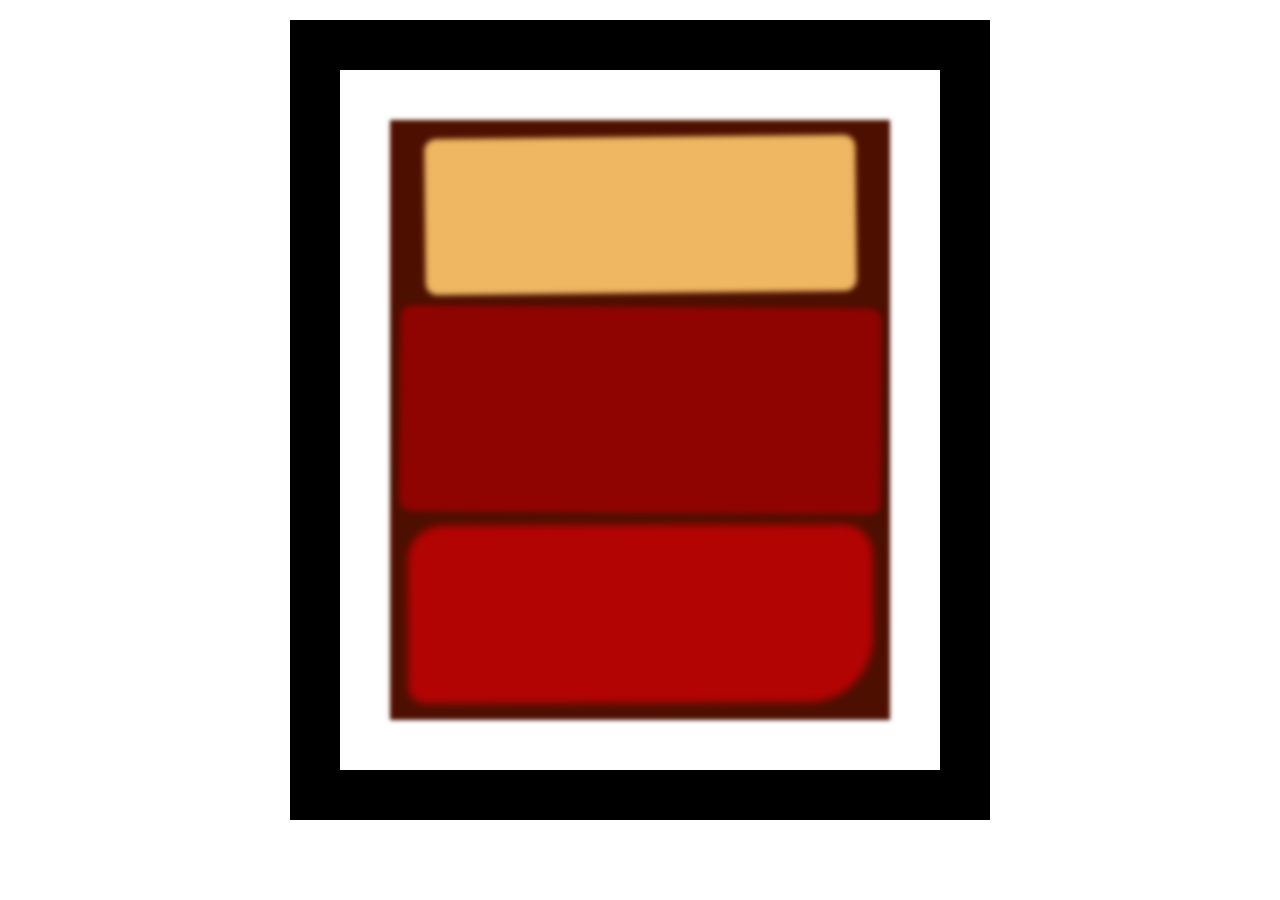
<file: frontend/css/box_model_with_rothko_painting/index.html>
<!DOCTYPE html>
<html lang="en">
  <head>
    <meta charset="UTF-8">
    <title>Rothko Painting</title>
    <link href="./styles.css" rel="stylesheet">
  </head>
  <body>
    <div class="frame">
      <div class="canvas">
        <div class="one"></div>
        <div class="two"></div>
        <div class="three"></div>
      </div>
    </div>
  </body>
</html>
</file>
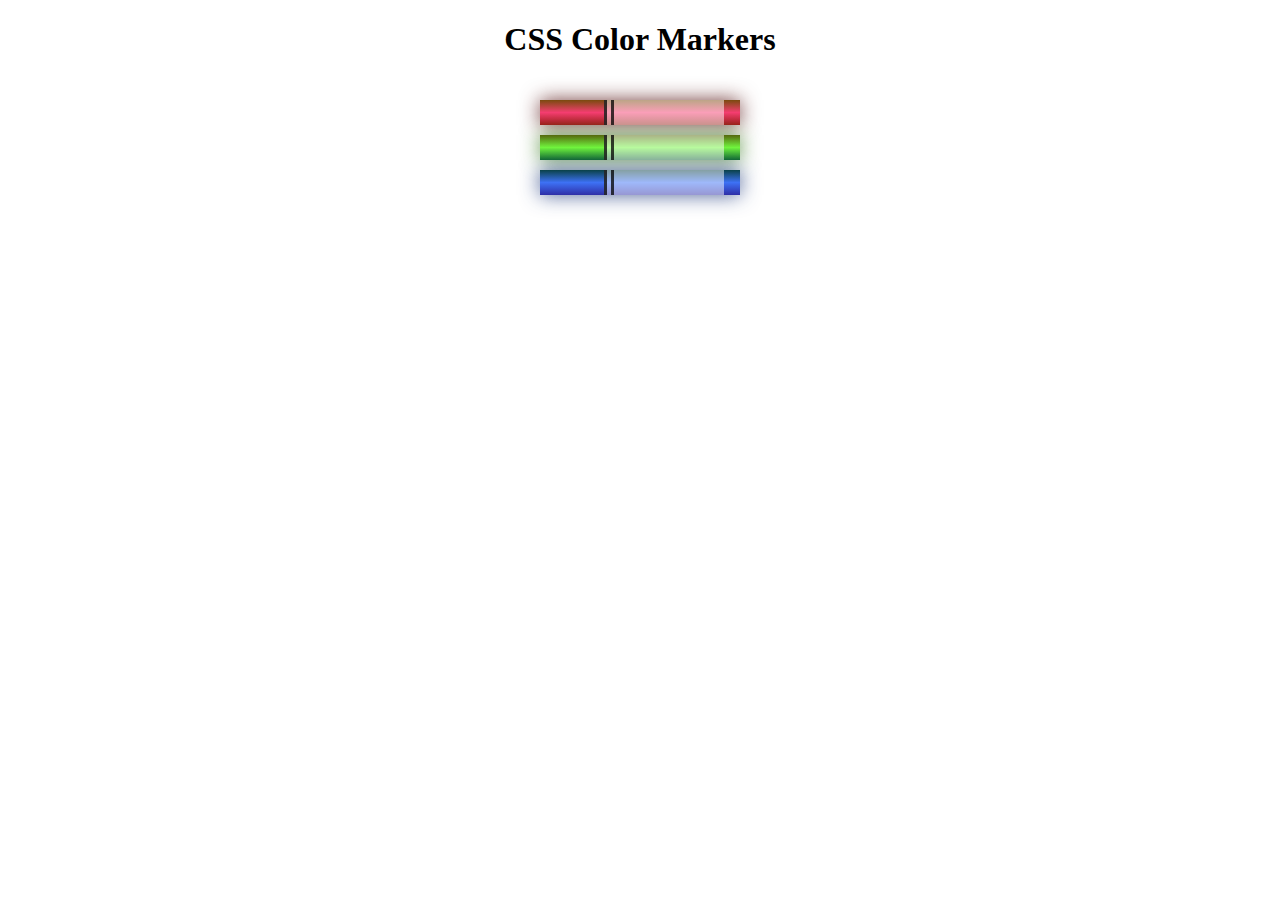
<file: frontend/css/colored markers/index.html>
<!DOCTYPE html>
<html lang="en">
  <head>
    <meta charset="utf-8">
    <meta name="viewport" content="width=device-width, initial-scale=1.0">
    <title>Colored Markers</title>
    <link rel="stylesheet" href="styles.css">
  </head>
  <body>
    <h1>CSS Color Markers</h1>
    <div class="container">
      <div class="marker red">
        <div class="cap"></div>
        <div class="sleeve"></div>
      </div>
      <div class="marker green">
        <div class="cap"></div>
        <div class="sleeve"></div>
      </div>
      <div class="marker blue">
        <div class="cap"></div>
        <div class="sleeve"></div>
      </div>
    </div>
  </body>
</html>
</file>
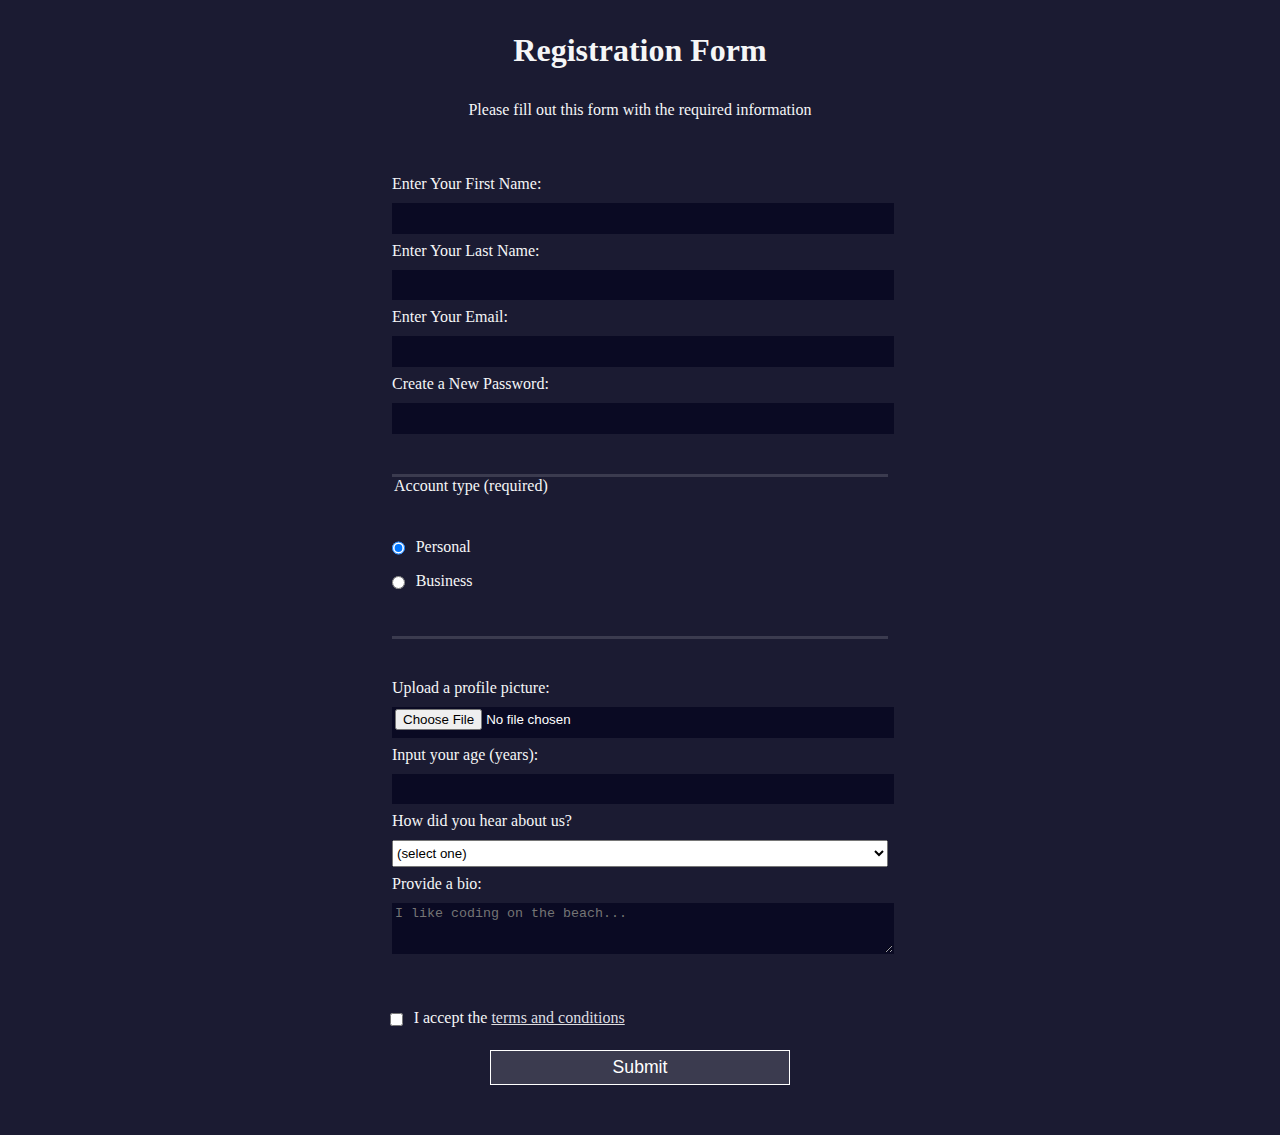
<file: frontend/css/Registration_form/index.html>
<!DOCTYPE html>
<html lang="en">
  <head>
    <meta charset="UTF-8">
    <title>Registration Form</title>
    <link rel="stylesheet" href="styles.css" />
  </head>
  <body>
    <h1>Registration Form</h1>
    <p>Please fill out this form with the required information</p>
    <form method="post" action='https://register-demo.freecodecamp.org'>
      <fieldset>
        <label for="first-name">Enter Your First Name: <input id="first-name" name="first-name" type="text" required /></label>
        <label for="last-name">Enter Your Last Name: <input id="last-name" name="last-name" type="text" required /></label>
        <label for="email">Enter Your Email: <input id="email" name="email" type="email" required /></label>
        <label for="new-password">Create a New Password: <input id="new-password" name="new-password" type="password" pattern="[a-z0-5]{8,}" required /></label>
      </fieldset>
      <fieldset>
        <legend>Account type (required)</legend>
        <label for="personal-account"><input id="personal-account" type="radio" name="account-type" class="inline" checked /> Personal</label>
        <label for="business-account"><input id="business-account" type="radio" name="account-type" class="inline" /> Business</label>
      </fieldset>
      <fieldset>
        <label for="profile-picture">Upload a profile picture: <input id="profile-picture" type="file" name="file" /></label>
        <label for="age">Input your age (years): <input id="age" type="number" name="age" min="13" max="120" /></label>
        <label for="referrer">How did you hear about us?
          <select id="referrer" name="referrer">
            <option value="">(select one)</option>
            <option value="1">freeCodeCamp News</option>
            <option value="2">freeCodeCamp YouTube Channel</option>
            <option value="3">freeCodeCamp Forum</option>
            <option value="4">Other</option>
          </select>
        </label>
        <label for="bio">Provide a bio:
          <textarea id="bio" name="bio" rows="3" cols="30" placeholder="I like coding on the beach..."></textarea>
        </label>
      </fieldset>
      <label for="terms-and-conditions">
        <input class="inline" id="terms-and-conditions" type="checkbox" required name="terms-and-conditions" /> I accept the <a href="https://www.freecodecamp.org/news/terms-of-service/">terms and conditions</a>
      </label>
      <input type="submit" value="Submit" />
    </form>
  </body>
</html>
</file>
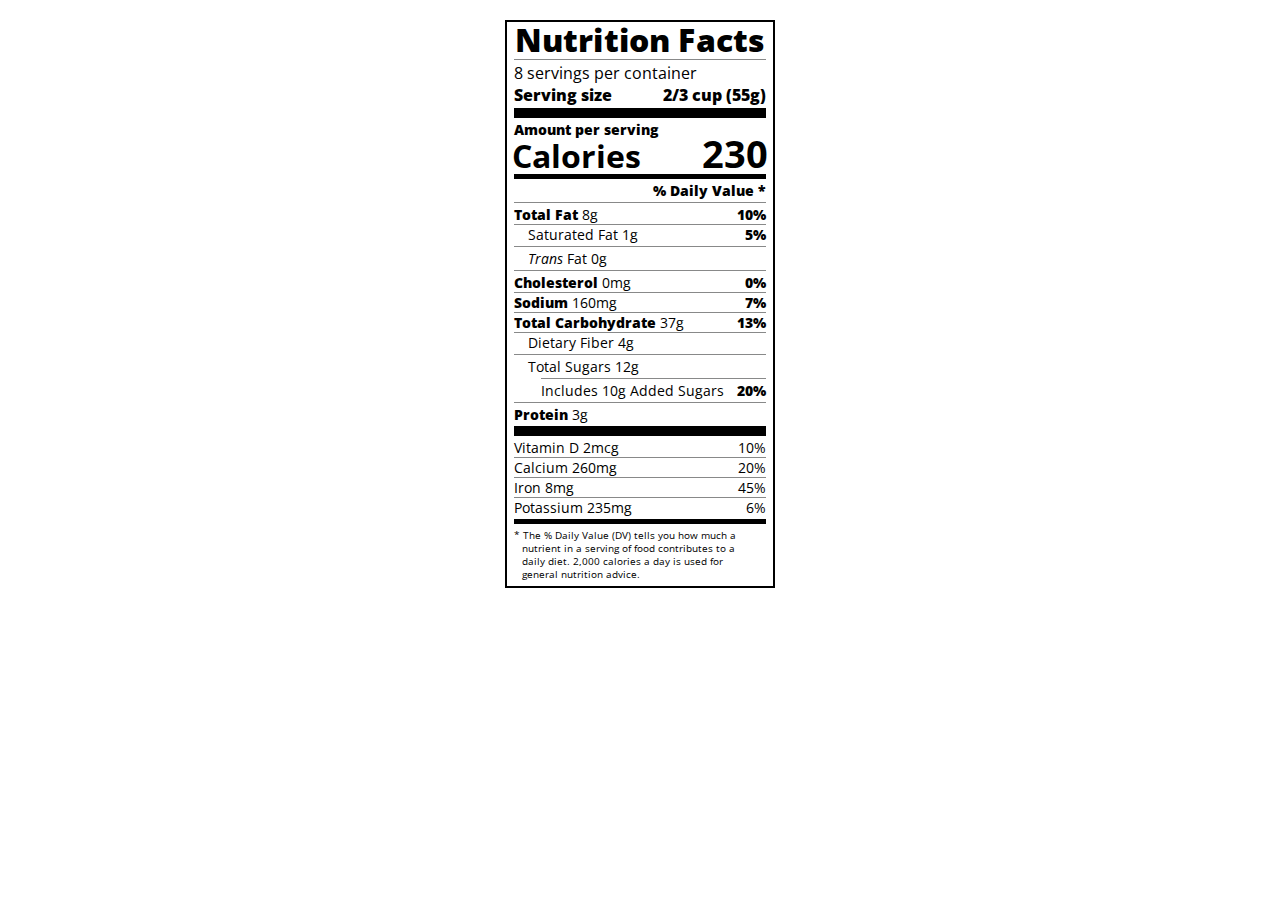
<file: frontend/css/typography_nutrition_label/index.html>
<!DOCTYPE html>
<html lang="en">

<head>
  <meta charset="UTF-8">
  <title>Nutrition Label</title>
  <link href="https://fonts.googleapis.com/css?family=Open+Sans:400,700,800" rel="stylesheet">
  <link href="./styles.css" rel="stylesheet">
</head>

<body>
  <div class="label">
    <header>
      <h1 class="bold">Nutrition Facts</h1>
      <div class="divider"></div>
      <p>8 servings per container</p>
      <p class="bold">Serving size <span>2/3 cup (55g)</span></p>
    </header>
    <div class="divider large"></div>
    <div class="calories-info">
      <div class="left-container">
        <h2 class="bold small-text">Amount per serving</h2>
        <p>Calories</p>
      </div>
      <span>230</span>
    </div>
    <div class="divider medium"></div>
    <div class="daily-value small-text">
      <p class="bold right no-divider">% Daily Value *</p>
      <div class="divider"></div>
      <p><span><span class="bold">Total Fat</span> 8g</span> <span class="bold">10%</span></p>
      <p class="indent no-divider">Saturated Fat 1g <span class="bold">5%</span></p>
      <div class="divider"></div>
      <p class="indent no-divider"><span><i>Trans</i> Fat 0g</span></p>
      <div class="divider"></div>
      <p><span><span class="bold">Cholesterol</span> 0mg</span> <span class="bold">0%</span></p>
      <p><span><span class="bold">Sodium</span> 160mg</span> <span class="bold">7%</span></p>
      <p><span><span class="bold">Total Carbohydrate</span> 37g</span> <span class="bold">13%</span></p>
      <p class="indent no-divider">Dietary Fiber 4g</p>
      <div class="divider"></div>
      <p class="indent no-divider">Total Sugars 12g</p>
      <div class="divider double-indent"></div>
      <p class="double-indent no-divider">Includes 10g Added Sugars <span class="bold">20%</span></p>
      <div class="divider"></div>
      <p class="no-divider"><span><span class="bold">Protein</span> 3g</span></p>
      <div class="divider large"></div>
      <p>Vitamin D 2mcg <span>10%</span></p>
      <p>Calcium 260mg <span>20%</span></p>
      <p>Iron 8mg <span>45%</span></p>
      <p class="no-divider">Potassium 235mg <span>6%</span></p>
    </div>
    <div class="divider medium"></div>
    <p class="note">* The % Daily Value (DV) tells you how much a nutrient in a serving of food contributes to a daily
      diet. 2,000 calories a day is used for general nutrition advice.</p>
  </div>
</body>
</html>
</file>
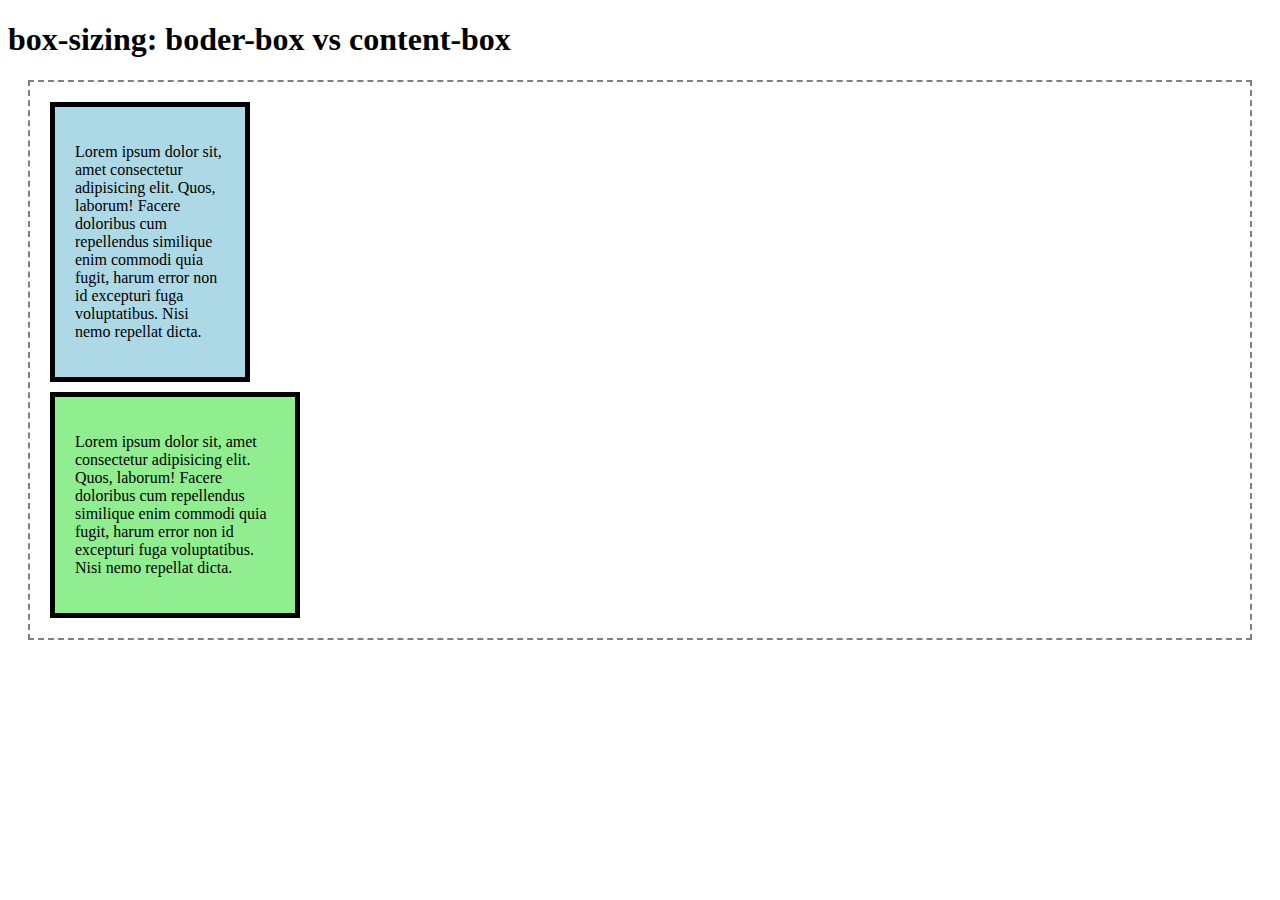
<file: frontend/css/Experiments/box_model/index.html>
<!DOCTYPE html>
<html lang="en">
<head>
    <meta charset="UTF-8">
    <meta name="viewport" content="width=device-width, initial-scale=1.0">
    <title>Box Model Experiment</title>
    <link rel="stylesheet" href="style.css">
</head>
<body>
    <h1>box-sizing: boder-box vs content-box</h1>
  <div class="frame">
    <div class="box border-box"><p>Lorem ipsum dolor sit, amet consectetur adipisicing elit. Quos, laborum! Facere doloribus cum repellendus similique enim commodi quia fugit, harum error non id excepturi fuga voluptatibus. Nisi nemo repellat dicta.</p></div>
    <div class="box content-box"><p>Lorem ipsum dolor sit, amet consectetur adipisicing elit. Quos, laborum! Facere doloribus cum repellendus similique enim commodi quia fugit, harum error non id excepturi fuga voluptatibus. Nisi nemo repellat dicta.</p></div>
    </div>
</body>
</html>
</file>
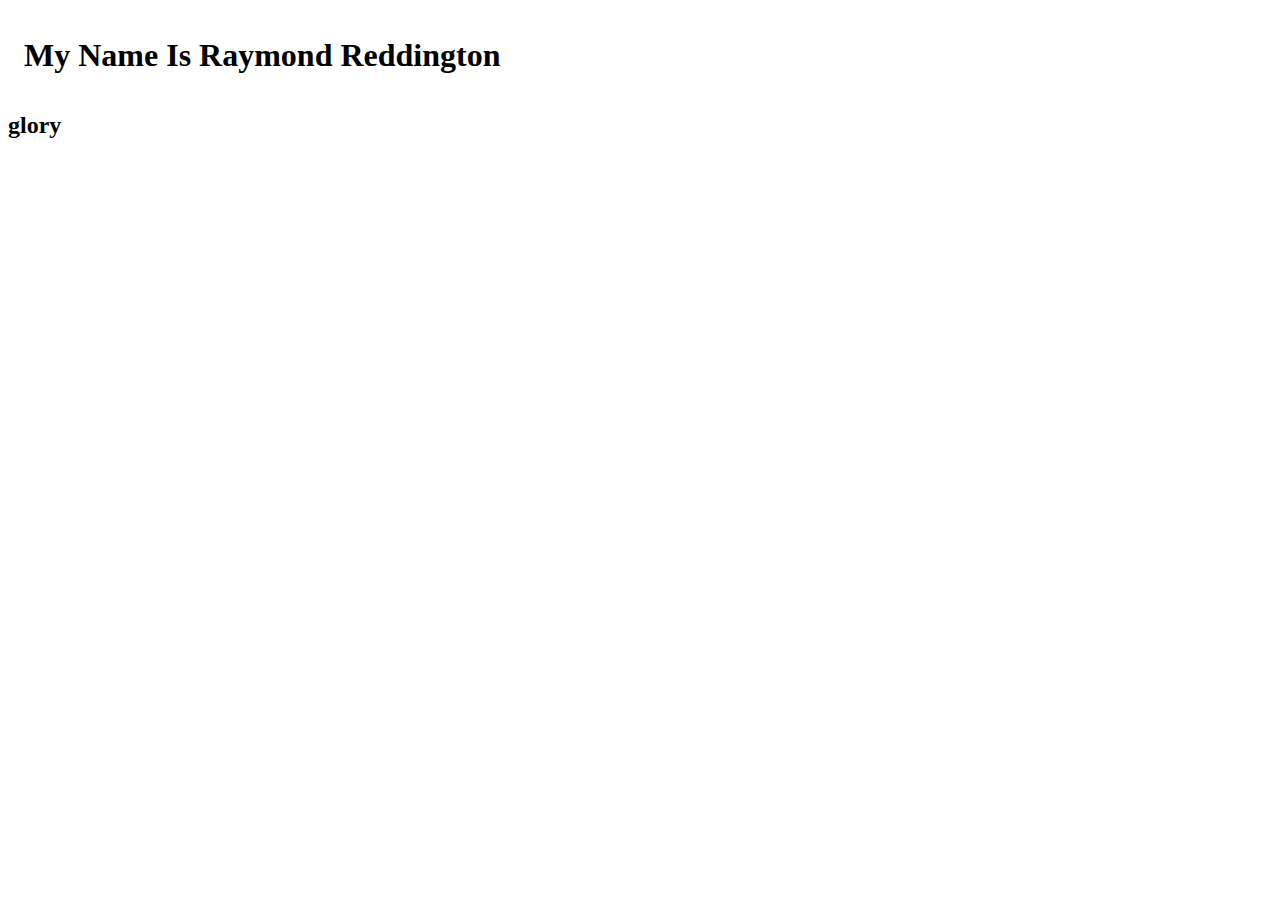
<file: frontend/css/Experiments/typography/index.html>
<!DOCTYPE html>
<html lang="en">
<head>
    <meta charset="UTF-8">
    <meta name="viewport" content="width=device-width, initial-scale=1.0">
    <title>Typography</title>
    <link rel="stylesheet" href="style.css">
</head>
<body>
    <h1>My Name Is Raymond Reddington</h1>
    <div class="ema"><div class="emw"><h2>glory</h2></div></div>
</body>
</html>
</file>
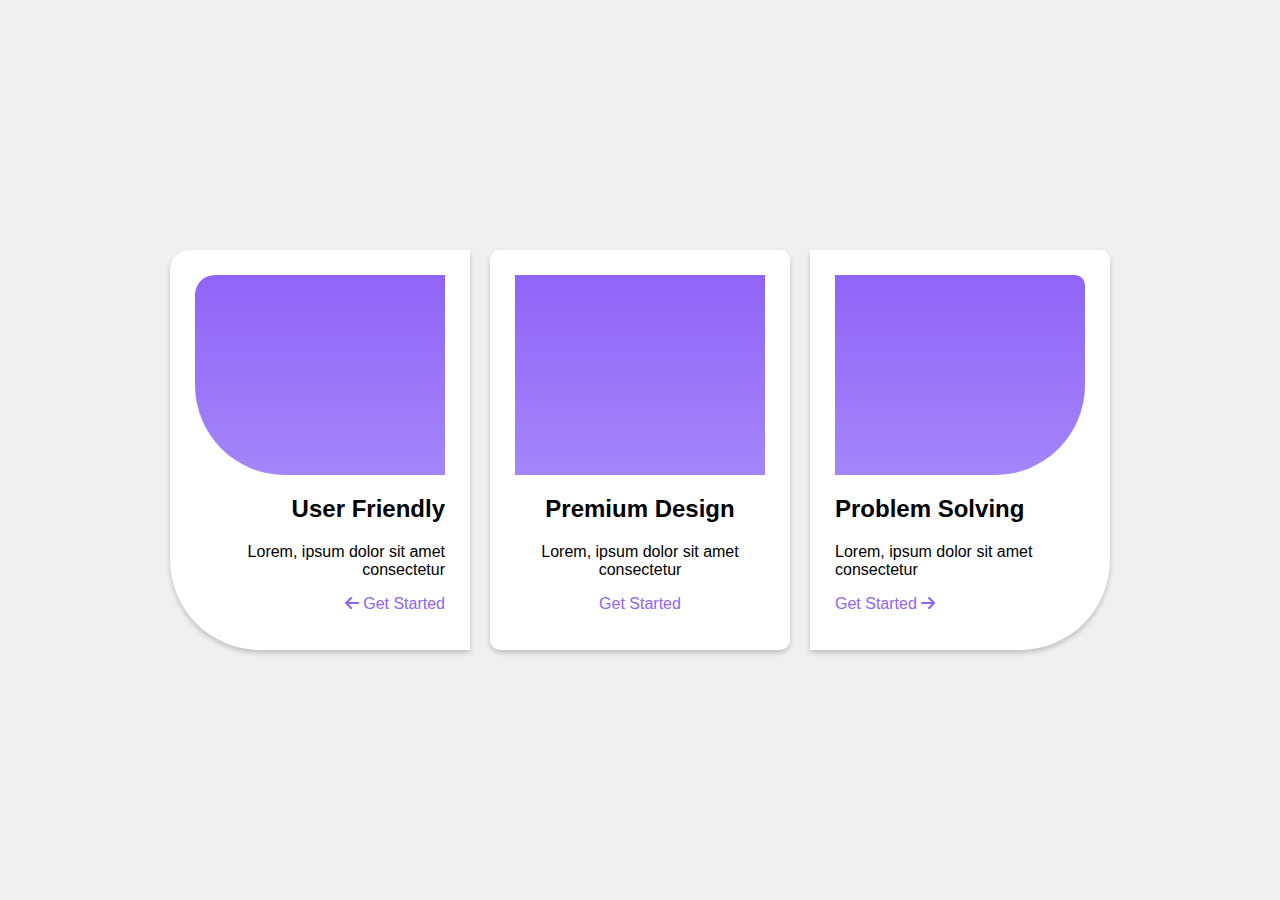
<file: frontend/css/Project/card_1/index.html>
<!DOCTYPE html>
<html lang="en">
<head>
    <meta charset="UTF-8">
    <meta name="viewport" content="width=device-width, initial-scale=1.0">
    <title>Css card</title>
    <link rel="stylesheet" href="style.css">
    <link rel="stylesheet" href="../../../../assets/font-awesome/css/all.css">
</head>
<body>
    <div class="css_card bottom-border-raduis-left">
        <div class="container">
            <div class="card_header_img bottom-border-raduis-left">

            </div>
            <div class="card_body ">
                <h2>User Friendly</h2>
                <p>Lorem, ipsum dolor sit amet consectetur </p>
                <div class="card_footer">
                    <a href="#"><i class="fa-solid fa-arrow-left"></i> Get Started 
                    <!-- i'd add an arrow here but i don't know how to do it yet -->
                   </a> 
                </div>
            </div>
        </div>
    </div>
    <div class="css_card">
        <div class="container">
            <div class="card_header_img">

            </div>
            <div class="card_body bottom-border-raduis-center">
                <h2>Premium Design</h2>
                <p>Lorem, ipsum dolor sit amet consectetur </p>
                <div class="card_footer">
                    <a href="#">Get Started        <!-- i'd add an arrow here but i don't know how to do it yet -->
                   </a> 
                </div>
            </div>
        </div>
    </div>
    <div class="css_card bottom-border-raduis-right">
        <div class="container">
            <div class="card_header_img bottom-border-raduis-right">

            </div>
            <div class="card_body">
                <h2>Problem Solving</h2>
                <p>Lorem, ipsum dolor sit amet consectetur </p>
                <div class="card_footer">
                    <a href="#">Get Started <i class="fa-solid fa-arrow-right"></i>
                    <!-- i'd add an arrow here but i don't know how to do it yet -->
                   </a> 
                </div>
            </div>
        </div>
    </div>
</body>
</html>
</file>
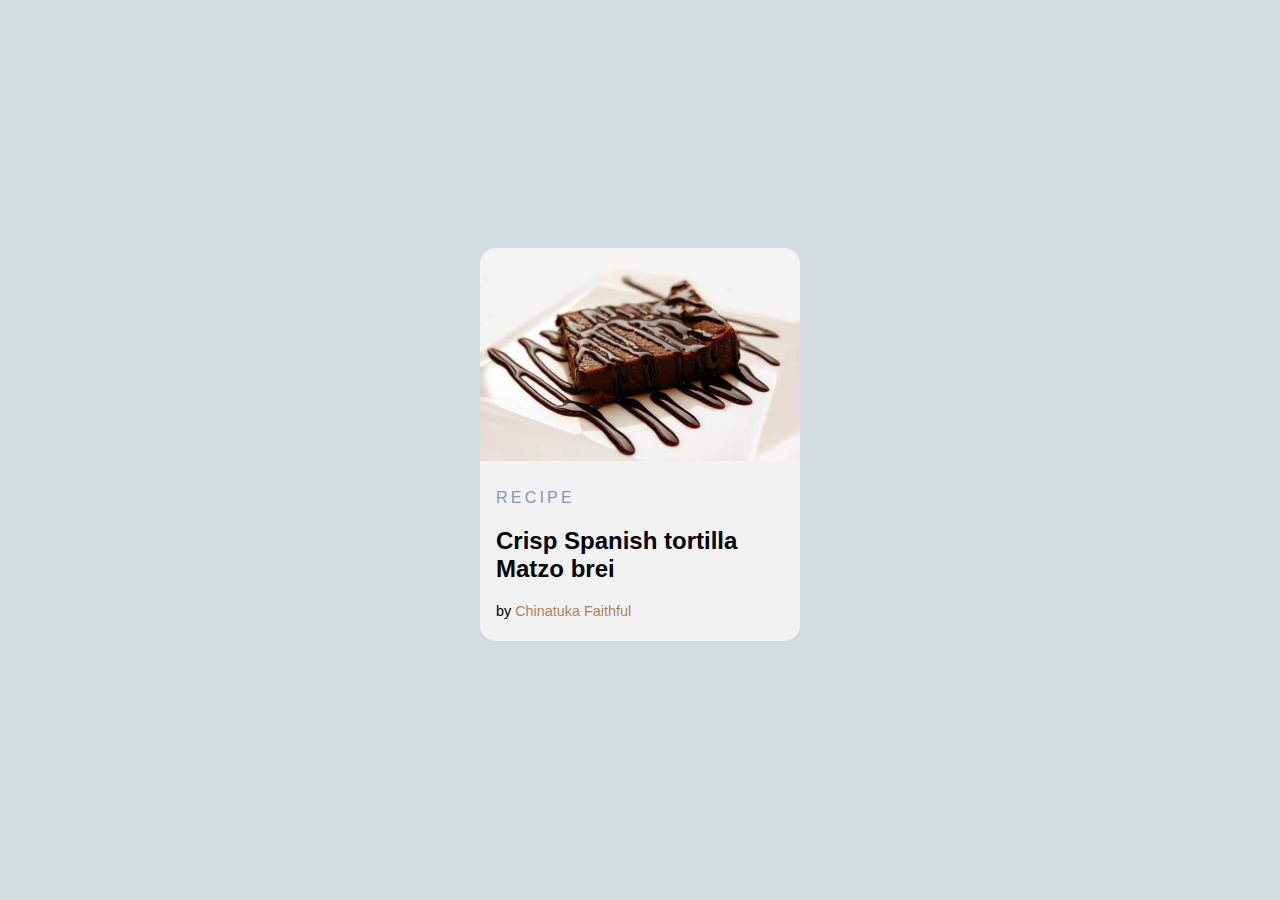
<file: frontend/css/Project/card_2/index.html>
<!DOCTYPE html>
<html lang="en">
  <head>
    <meta charset="UTF-8" />
    <meta name="viewport" content="width=device-width, initial-scale=1.0" />
    <title>card</title>
    <link rel="stylesheet" href="style.css" />
  </head>
  <body>
    <div class="container">
      <div class="card">
        <div class="card-img">
          <img
            src="../../../../assets/imgs/Manvi loves chocolate ice cream.jpeg"
            alt=""
          />
        </div>
        <div class="card-details">
          <p class="header">RECIPE</p>
          <h2 class="title">Crisp Spanish tortilla Matzo brei</h2>
          <p class="footer">
            by <span class="author">Chinatuka Faithful</span>
          </p>
        </div>
      </div>
    </div>
  </body>
</html>
</file>
<file: frontend/css/box_model_with_rothko_painting/styles.css>
.canvas {
  width: 500px;
  height: 600px;
  background-color: #4d0f00;
  overflow: hidden;
  filter: blur(2px);
}

.frame {
  border: 50px solid black;
  width: 500px;
  padding: 50px;
  margin: 20px auto;
}

.one {
  width: 425px;
  height: 150px;
  background-color: #efb762;
  margin: 20px auto;
  box-shadow: 0 0 3px 3px #efb762;
  border-radius: 9px;
  transform: rotate(-0.6deg);
}

.two {
  width: 475px;
  height: 200px;
  background-color: #8f0401;
  margin: 0 auto 20px;
  box-shadow: 0 0 3px 3px #8f0401;
  border-radius: 8px 10px;
  transform: rotate(0.4deg);
}

.one, .two {
  filter: blur(1px);
}

.three {
  width: 91%;
  height: 28%;
  background-color: #b20403;
  margin: auto;
  filter: blur(2px);
  box-shadow: 0 0 5px 5px #b20403;
  border-radius: 30px 25px 60px 12px;
transform: rotate(-0.2deg)
}
</file>
<file: frontend/css/colored markers/styles.css>
h1 {
  text-align: center;
}

.container {
  background-color: rgb(255, 255, 255);
  padding: 10px 0;
}

.marker {
  width: 200px;
  height: 25px;
  margin: 10px auto;
}

.cap {
  width: 60px;
  height: 25px;
}

.sleeve {
  width: 110px;
  height: 25px;
  background-color: rgba(255, 255, 255, 0.5);
  border-left: 10px double rgba(0, 0, 0, 0.75);
}

.cap, .sleeve {
  display: inline-block;
}

.red {
  background: linear-gradient(rgb(122, 74, 14), rgb(245, 62, 113), rgb(162, 27, 27));
  box-shadow: 0 0 20px 0 rgba(83, 14, 14, 0.8);
}

.green {
  background: linear-gradient(#55680D, #71F53E, #116C31);
  box-shadow: 0 0 20px 0 #3B7E20CC;
}

.blue {
  background: linear-gradient(hsl(186, 76%, 16%), hsl(223, 90%, 60%), hsl(240, 56%, 42%));
  box-shadow: 0 0 20px 0 hsla(223,59%,31%,0.8);
}
</file>
<file: frontend/css/Registration_form/styles.css>
body {
  width: 100%;
  height: 100vh;
  margin: 0;
  background-color: #1b1b32;
  color: #f5f6f7;
  font-family: Tahoma;
  font-size: 16px;
}

h1, p {
  margin: 1em auto;
  text-align: center;
}

form {
  width: 60vw;
  max-width: 500px;
  min-width: 300px;
  margin: 0 auto;
  padding-bottom: 2em;
}

fieldset {
  border: none;
  padding: 2rem 0;
  border-bottom: 3px solid #3b3b4f;
}

fieldset:last-of-type {
  border-bottom: none;
}

label {
  display: block;
  margin: 0.5rem 0;
}

input,
textarea,
select {
  margin: 10px 0 0 0;
  width: 100%;
  min-height: 2em;
}

input, textarea {
  background-color: #0a0a23;
  border: 1px solid #0a0a23;
  color: #ffffff;
}

.inline {
  width: unset;
  margin: 0 0.5em 0 0;
  vertical-align: middle;
}

input[type="submit"] {
  display: block;
  width: 60%;
  margin: 1em auto;
  height: 2em;
  font-size: 1.1rem;
  background-color: #3b3b4f;
  border-color: white;
  min-width: 300px;
}

input[type="file"] {
  padding: 1px 2px;
}

a{
  color: #dfdfe2;
}
</file>
<file: frontend/css/typography_nutrition_label/styles.css>
* {
  box-sizing: border-box;
}

html {
  font-size: 16px;
}

body {
  font-family: 'Open Sans', sans-serif;
}

.label {
  border: 2px solid black;
  width: 270px;
  margin: 20px auto;
  padding: 0 7px;
}

header h1 {
  text-align: center;
  margin: -4px 0;
  letter-spacing: 0.15px
}

p {
  margin: 0;
  display: flex;
  justify-content: space-between;
}

.divider {
  border-bottom: 1px solid #888989;
  margin: 2px 0;
}

.bold {
  font-weight: 800;
}

.large {
  height: 10px;
}

.large, .medium {
  background-color: black;
  border: 0;
}

.medium {
  height: 5px;
}

.small-text {
  font-size: 0.85rem;
}


.calories-info {
  display: flex;
  justify-content: space-between;
  align-items: flex-end;
}

.calories-info h2 {
  margin: 0;
}

.left-container p {
  margin: -5px -2px;
  font-size: 2em;
  font-weight: 700;
}

.calories-info span {
  margin: -7px -2px;
  font-size: 2.4em;
  font-weight: 700;
}

.right {
  justify-content: flex-end;
}

.indent {
  margin-left: 1em;
}

.double-indent {
  margin-left: 2em;
}

.daily-value p:not(.no-divider) {
  border-bottom: 1px solid #888989;
}

.note {
  font-size: 0.6rem;
  margin: 5px 0;
  padding: 0 8px;
  text-indent: -8px;
}
</file>
<file: frontend/css/Experiments/box_model/style.css>
.frame {
  border: 2px dashed gray;
  padding: 10px;
  margin: 20px;
}

.box {
  width: 200px;
  padding: 20px;
  border: 5px solid black;
  margin: 10px;
}

.border-box {
  box-sizing: border-box;
  background-color: lightblue;
}
.content-box {
  box-sizing: content-box;
  background-color: lightgreen;
}
</file>
<file: frontend/css/Experiments/typography/style.css>
html{
    font-size: 16px;

}
*{
    padding: 0;
}
h1{
    /* font-size: 1rem; */
    padding: 1rem;
}
</file>
<file: frontend/css/Project/card_1/style.css>
html,
*,
*::before,
*::after {
  box-sizing: border-box;
  padding: 0;
}

body {
  margin: 0;
  padding: 0;
  font-family: "Segoe UI", Tahoma, Geneva, Verdana, sans-serif;
  background-color: #f0f0f0;
  display: flex;
  justify-content: center;
  align-items: center;
  height: 100vh;
}

.css_card {
  background: #ffffff;
  height: 400px;
  border-radius: 10px;
  width: 300px;
  padding: 25px;
  box-shadow: 0 3px 5px rgba(0, 0, 0, 0.2);
  margin: 10px;
}


.bottom-border-raduis-left{
  border-radius: 20px 0 0 90px;
  text-align: right;
}
.bottom-border-raduis-center{
 text-align: center;
}
.bottom-border-raduis-right{
  border-radius: 0 10px 90px 0;
}

.card_header_img {
  width: 100%;
  height: 200px;
  /* border-radius: 10px; */
  background: linear-gradient(#9064f7, #a486fa);
}

h2 {
  margin: 20px 0;
}

a {
  text-decoration: none;
  color: #9064f7;
  cursor: pointer;
  font-weight: 400;
}

@media (max-width: 700px) {
  body {
    flex-direction: column;
  }

}
</file>
<file: frontend/css/Project/card_2/style.css>
*{
    box-sizing: border-box;
}
html{
    font-size: 16px;
    background: #D2DBDD;
    font-family: sans-serif;
}

.container{
    height: 97vh;
    display: flex;
    justify-content: center;
    align-items: center;
}

img{
    width: 100%;
    /* max-width: 950px;
    height: 200px; 
    object-fit: cover;*/
    border-radius: 1rem 1rem 0 0;
}

.card{
    background: #F2F2F2;
    width: 20rem;
    border-radius: 1rem;
}

.card-details{
    padding: 0.5rem 1rem;
}

.header{
    color: #8695B9;
    letter-spacing: 0.2rem;
}

.footer{
    font-size: 0.9rem;
}

.author{
    color: #AD815D;
}
</file>
